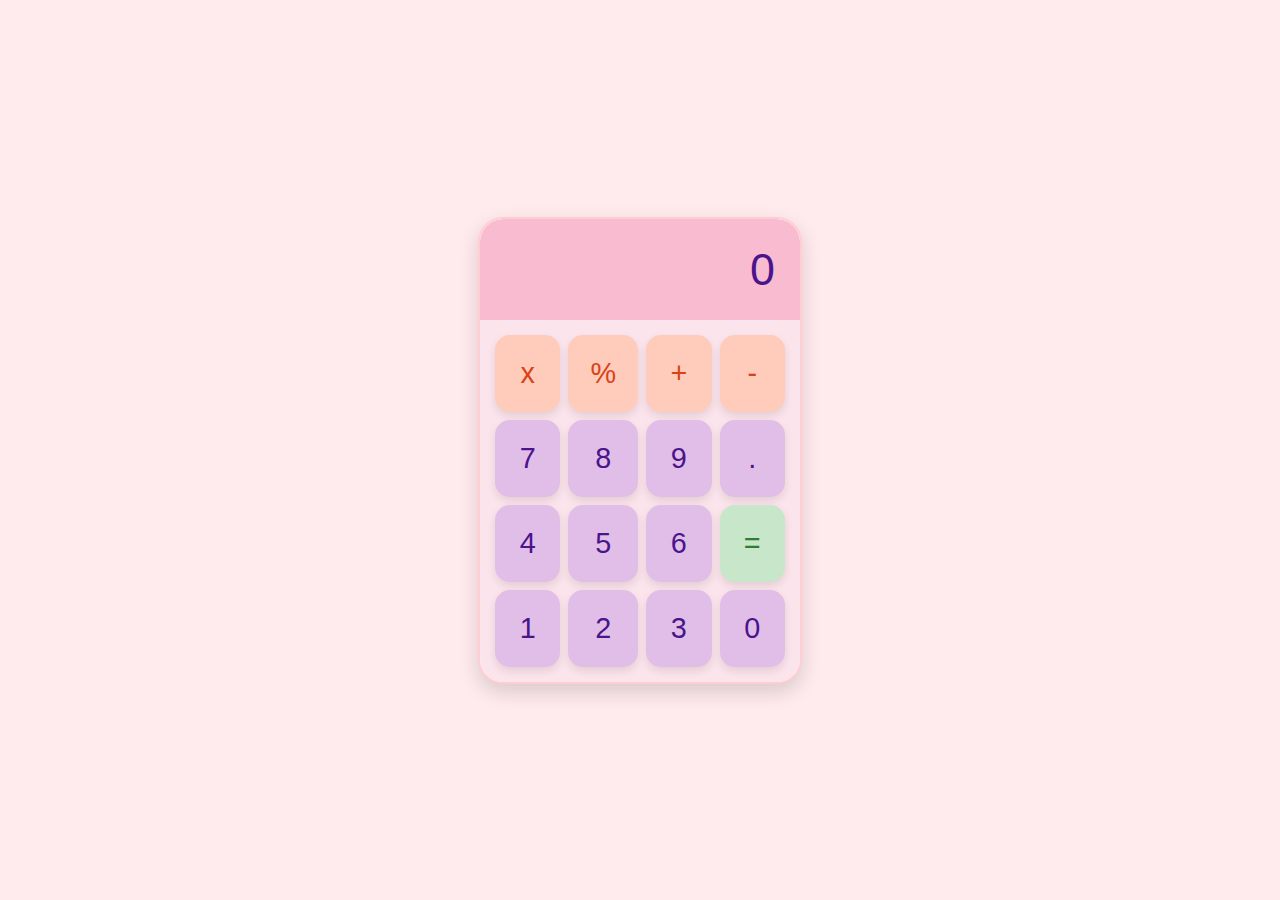
<file: Calculadora/index.html>
<!DOCTYPE html>
<html lang="pt-BR">
<head>
    <meta charset="UTF-8">
    <meta name="viewport" content="width=device-width, initial-scale=1.0">
    <title>Calculadora da Juju</title>
    <style>
        body {
            font-family: 'Comic Sans MS', cursive, sans-serif;
            display: flex;
            justify-content: center;
            align-items: center;
            min-height: 100vh;
            background-color: #ffebee;
            margin: 0;
        }

        .calculator {
            background-color: #ffffff;
            border-radius: 25px;
            box-shadow: 0 8px 20px rgba(0, 0, 0, 0.15);
            overflow: hidden;
            width: 320px;
            border: 2px solid #ffcdd2;
        }

        .display {
            background-color: #f8bbd0;
            color: #4a148c;
            font-size: 2.8em;
            padding: 25px;
            text-align: right;
            border-top-left-radius: 23px;
            border-top-right-radius: 23px;
            word-wrap: break-word;
            word-break: break-all;
        }

        .buttons {
            display: grid;
            grid-template-columns: repeat(4, 1fr);
            gap: 8px;
            background-color: #fce4ec;
            padding: 15px;
        }

        .button {
            background-color: #e1bee7;
            color: #4a148c;
            border: none;
            padding: 22px;
            font-size: 1.8em;
            cursor: pointer;
            transition: background-color 0.2s ease, transform 0.1s ease;
            text-align: center;
            border-radius: 15px;
            box-shadow: 0 4px 8px rgba(0, 0, 0, 0.1);
        }

        .button:hover {
            background-color: #ce93d8;
            transform: translateY(-2px);
        }

        .button:active {
            transform: translateY(0);
            box-shadow: 0 2px 4px rgba(0, 0, 0, 0.1);
        }

        .button.operator {
            background-color: #ffccbc;
            color: #d84315;
        }

        .button.operator:hover {
            background-color: #ffab91;
        }

        .button.equals {
            background-color: #c8e6c9;
            color: #2e7d32;
        }

        .button.equals:hover {
            background-color: #a5d6a7;
        }

        .button.clear {
            background-color: #ffcdd2;
            color: #c62828;
        }

        .button.clear:hover {
            background-color: #ef9a9a;
        }
    </style>
</head>
<body>
    <div class="calculator">
        <div class="display" id="display">0</div>
        <div class="buttons">
            <button class="button operator" onclick="appendToDisplay('x')">x</button>
            <button class="button operator" onclick="appendToDisplay('%')">%</button>
            <button class="button operator" onclick="appendToDisplay('+')">+</button>
            <button class="button operator" onclick="appendToDisplay('-')">-</button>

            <button class="button" onclick="appendToDisplay('7')">7</button>
            <button class="button" onclick="appendToDisplay('8')">8</button>
            <button class="button" onclick="appendToDisplay('9')">9</button>
            <button class="button" onclick="appendToDisplay('.')">.</button>

            <button class="button" onclick="appendToDisplay('4')">4</button>
            <button class="button" onclick="appendToDisplay('5')">5</button>
            <button class="button" onclick="appendToDisplay('6')">6</button>
            <button class="button equals" onclick="calculateResult()">=</button>

            <button class="button" onclick="appendToDisplay('1')">1</button>
            <button class="button" onclick="appendToDisplay('2')">2</button>
            <button class="button" onclick="appendToDisplay('3')">3</button>
            <button class="button" onclick="appendToDisplay('0')">0</button>
        </div>
    </div>

    <script src="script.js"></script>
</body>
</html>
</file>
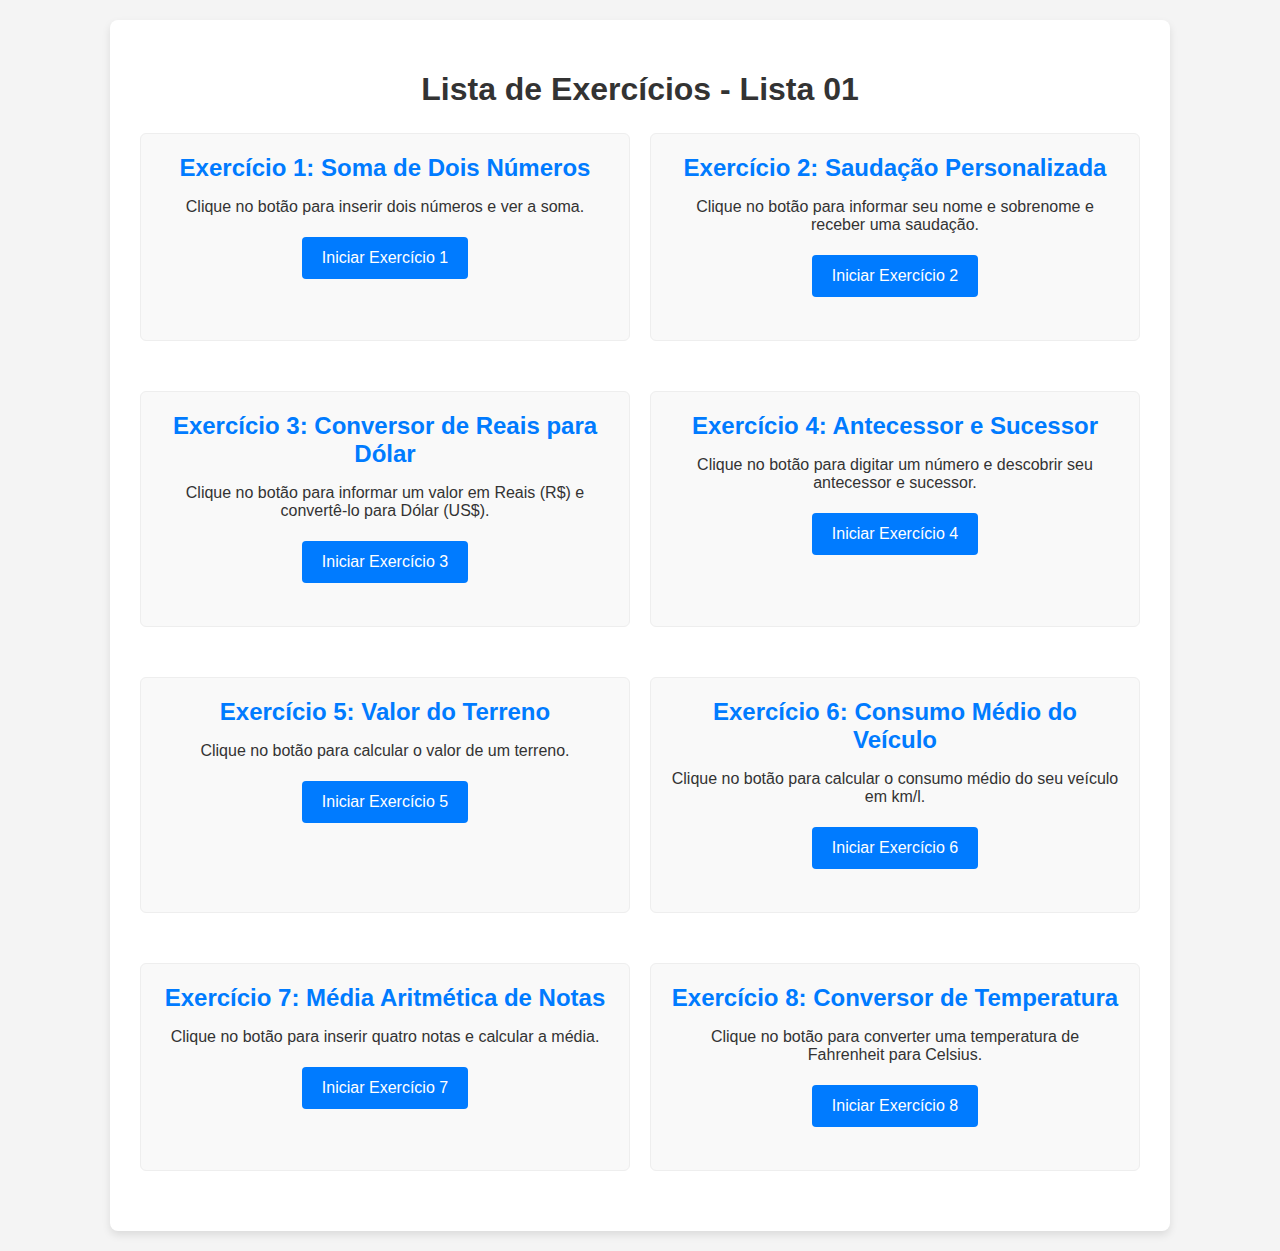
<file: Ex.1/index.html>
<!DOCTYPE html>
<html lang="pt-BR">
<head>
    <meta charset="UTF-8">
    <meta name="viewport" content="width=device-width, initial-scale=1.0">
    <title>Lista de Exercícios - Lista 01</title>
    <style>
        body {
            font-family: Arial, sans-serif;
            display: flex;
            flex-direction: column;
            align-items: center;
            justify-content: center;
            min-height: 100vh;
            margin: 0;
            background-color: #f4f4f4;
            color: #333;
            padding: 20px;
            box-sizing: border-box;
        }
        .container {
            background-color: #fff;
            padding: 30px;
            border-radius: 8px;
            box-shadow: 0 4px 8px rgba(0, 0, 0, 0.1);
            text-align: center;
            width: 100%;
            max-width: 1000px; 
        }
        h1 {
            color: #333;
            margin-bottom: 25px;
        }
        
        .exercises-grid {
            display: flex; 
            flex-wrap: wrap; 
            justify-content: center; 
            gap: 20px; 
        }
        .exercise-section {
            flex: 1 1 calc(50% - 20px); 
            min-width: 300px; 
            margin-bottom: 30px; 
            padding: 20px;
            border: 1px solid #eee;
            border-radius: 6px;
            background-color: #f9f9f9;
            box-sizing: border-box; 
        }
        .exercise-section h2 {
            color: #007bff;
            margin-top: 0;
            margin-bottom: 15px;
        }
        button {
            background-color: #007bff;
            color: white;
            padding: 12px 20px;
            border: none;
            border-radius: 4px;
            cursor: pointer;
            font-size: 16px;
            transition: background-color 0.3s ease;
            margin: 5px;
        }
        button:hover {
            background-color: #0056b3;
        }
        #resultadoSoma, #saudacao, #resultadoConversao, #resultadoAntecessorSucessor, #resultadoValorTerreno, #resultadoConsumoMedio, #resultadoMediaNotas, #resultadoConversaoTemperatura {
            margin-top: 15px;
            font-size: 18px;
            font-weight: bold;
        }
        #resultadoSoma {
            color: #28a745;
        }
        #saudacao {
            color: #17a2b8;
        }
        #resultadoConversao {
            color: #ffc107;
        }
        #resultadoAntecessorSucessor {
            color: #6f42c1;
        }
        #resultadoValorTerreno {
            color: #fd7e14;
        }
        #resultadoConsumoMedio {
            color: #023bf8;
        }
        #resultadoMediaNotas {
            color: #ff0505;
        }
        #resultadoConversaoTemperatura {
            color: #f83da1; 
        }
        .error {
            color: #dc3545;
        }
        
        @media (max-width: 768px) {
            .exercise-section {
                flex: 1 1 100%;
            }
        }
    </style>
</head>
<body>
    <div class="container">
        <h1>Lista de Exercícios - Lista 01</h1>

        <div class="exercises-grid">
            <div class="exercise-section">
                <h2>Exercício 1: Soma de Dois Números</h2>
                <p>Clique no botão para inserir dois números e ver a soma.</p>
                <button onclick="exercicio1_somarNumeros()">Iniciar Exercício 1</button>
                <p id="resultadoSoma"></p>
            </div>

            <div class="exercise-section">
                <h2>Exercício 2: Saudação Personalizada</h2>
                <p>Clique no botão para informar seu nome e sobrenome e receber uma saudação.</p>
                <button onclick="exercicio2_obterNomeESaudar()">Iniciar Exercício 2</button>
                <p id="saudacao"></p>
            </div>

            <div class="exercise-section">
                <h2>Exercício 3: Conversor de Reais para Dólar</h2>
                <p>Clique no botão para informar um valor em Reais (R$) e convertê-lo para Dólar (US$).</p>
                <button onclick="exercicio3_converterReaisParaDolar()">Iniciar Exercício 3</button>
                <p id="resultadoConversao"></p>
            </div>

            <div class="exercise-section">
                <h2>Exercício 4: Antecessor e Sucessor</h2>
                <p>Clique no botão para digitar um número e descobrir seu antecessor e sucessor.</p>
                <button onclick="exercicio4_antecessorSucessor()">Iniciar Exercício 4</button>
                <p id="resultadoAntecessorSucessor"></p>
            </div>

            <div class="exercise-section">
                <h2>Exercício 5: Valor do Terreno</h2>
                <p>Clique no botão para calcular o valor de um terreno.</p>
                <button onclick="exercicio5_calcularValorTerreno()">Iniciar Exercício 5</button>
                <p id="resultadoValorTerreno"></p>
            </div>

            <div class="exercise-section">
                <h2>Exercício 6: Consumo Médio do Veículo</h2>
                <p>Clique no botão para calcular o consumo médio do seu veículo em km/l.</p>
                <button onclick="exercicio6_calcularConsumoMedio()">Iniciar Exercício 6</button>
                <p id="resultadoConsumoMedio"></p>
            </div>

            <div class="exercise-section">
                <h2>Exercício 7: Média Aritmética de Notas</h2>
                <p>Clique no botão para inserir quatro notas e calcular a média.</p>
                <button onclick="exercicio7_calcularMediaNotas()">Iniciar Exercício 7</button>
                <p id="resultadoMediaNotas"></p>
            </div>

            <div class="exercise-section">
                <h2>Exercício 8: Conversor de Temperatura</h2>
                <p>Clique no botão para converter uma temperatura de Fahrenheit para Celsius.</p>
                <button onclick="exercicio8_converterFahrenheitParaCelsius()">Iniciar Exercício 8</button>
                <p id="resultadoConversaoTemperatura"></p>
            </div>
        </div>
    </div>

    <script src="script.js"></script>
</body>
</html>
</file>
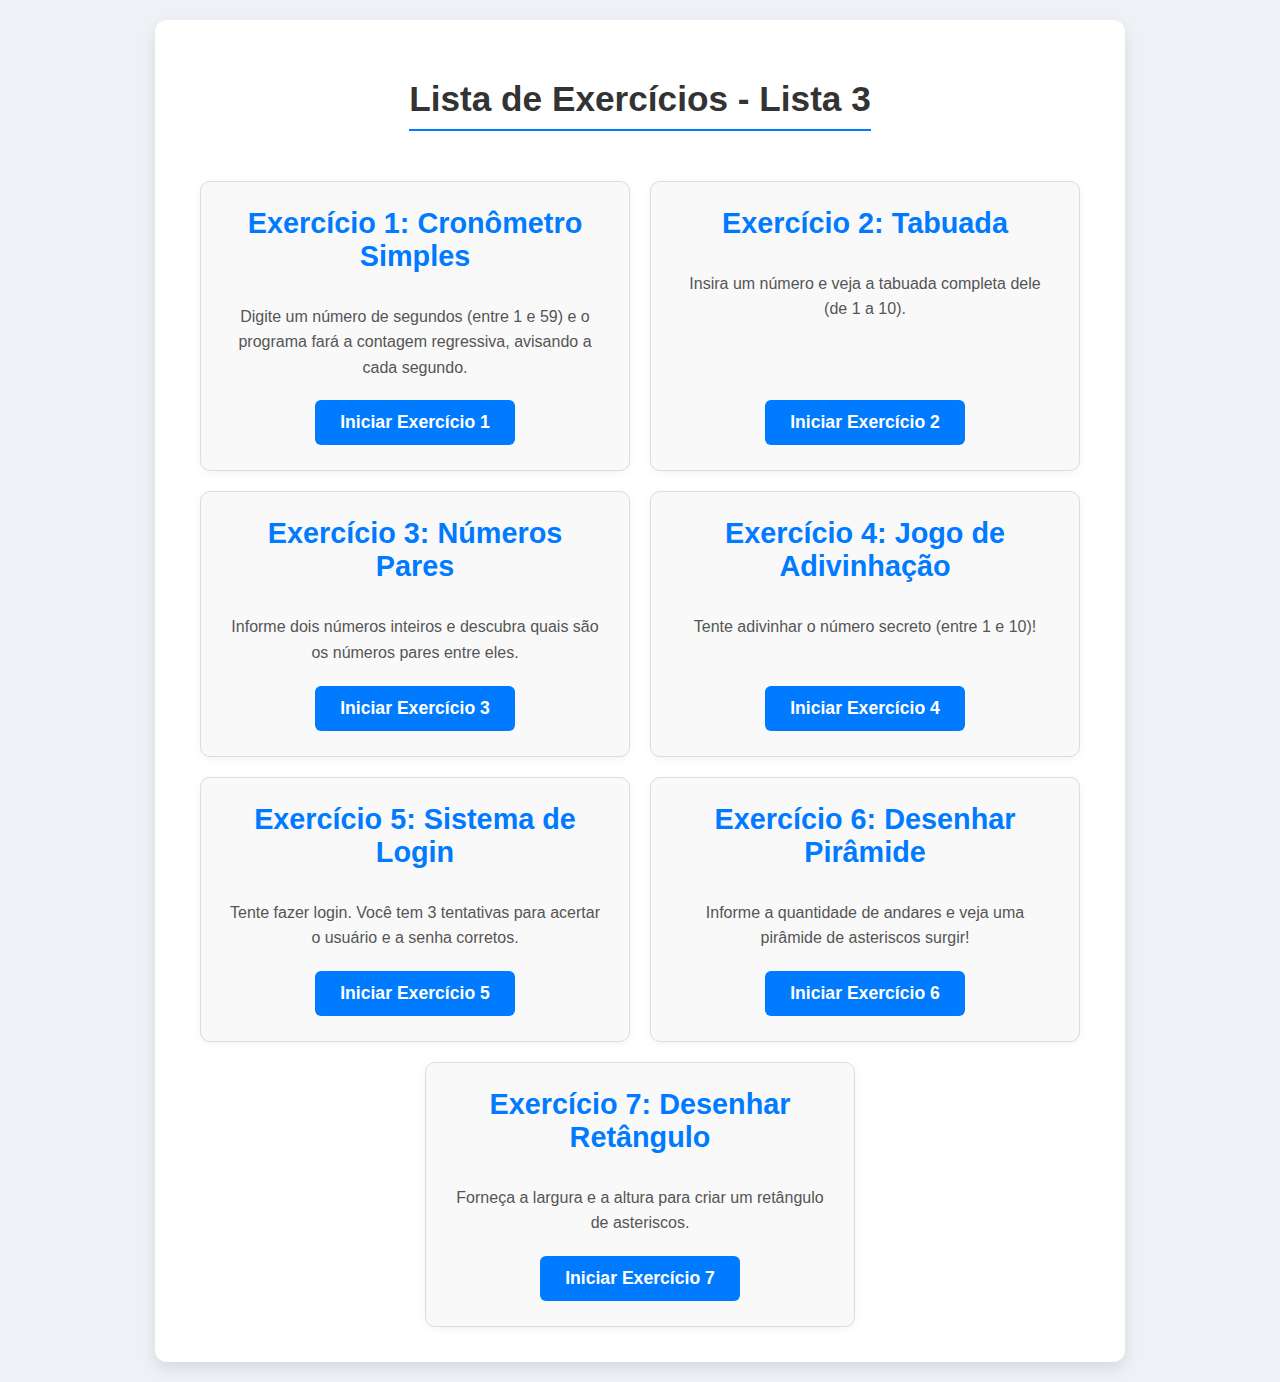
<file: Ex.3/index.html>
<!DOCTYPE html>
<html lang="en">
<head>
    <meta charset="UTF-8">
    <meta name="viewport" content="width=device-width, initial-scale=1.0">
    <title>Document</title>
</head> 
<style>

body {
    font-family: 'Segoe UI', Tahoma, Geneva, Verdana, sans-serif;
    display: flex;
    justify-content: center;
    align-items: flex-start; /* Alinha no topo da página */
    min-height: 100vh;
    background-color: #eef2f7;
    margin: 0;
    padding: 20px;
    box-sizing: border-box;
}
.container {
    background-color: #fff;
    padding: 35px;
    border-radius: 12px;
    box-shadow: 0 6px 15px rgba(0, 0, 0, 0.1);
    text-align: center;
    width: 100%;
    max-width: 900px; /* Mantido para acomodar futuros cards em 2 colunas */
}
h1 {
    color: #333;
    margin-bottom: 20px;
    font-size: 2.2em;
    border-bottom: 2px solid #007bff;
    padding-bottom: 10px;
    display: inline-block;
}
p {
    color: #555;
    line-height: 1.6;
    margin-bottom: 25px;
    text-align: center;
}

/* Estilo para o layout em grade (Flexbox) */
.exercicios-grid {
    display: flex; /* Habilita o Flexbox */
    flex-wrap: wrap; /* Permite que os itens quebrem para a próxima linha */
    gap: 20px; /* Espaçamento entre os cards */
    justify-content: center; /* Centraliza os cards */
    margin-top: 30px;
}

.exercicio-card {
    background-color: #f9f9f9;
    border: 1px solid #ddd;
    border-radius: 10px;
    padding: 25px;
    margin-bottom: 0; /* Remove a margem inferior para usar o gap do grid */
    box-shadow: 0 2px 8px rgba(0, 0, 0, 0.05);
    text-align: left;
    flex: 1 1 calc(50% - 20px); /* Ocupa cerca de 50% da largura, descontando o gap */
    max-width: calc(50% - 20px); /* Garante que não exceda 50% */
    min-width: 280px; /* Garante que os cards não fiquem muito pequenos */
    box-sizing: border-box; /* Inclui padding e border no cálculo da largura */
    display: flex; /* Usa flexbox para organizar o conteúdo dentro do card */
    flex-direction: column; /* Conteúdo em coluna */
    justify-content: space-between; /* Espaço entre título, parágrafo e botão */
}

@media (max-width: 768px) {
    .exercicio-card {
        flex: 1 1 100%; /* Em telas menores, ocupa 100% da largura */
        max-width: 100%;
    }
}


.exercicio-card h2 {
    color: #007bff;
    margin-top: 0;
    margin-bottom: 15px;
    font-size: 1.8em;
    text-align: center;
}
.exercicio-card p {
    margin-bottom: 20px;
    flex-grow: 1; /* Permite que o parágrafo cresça e o botão fique no final */
}
button {
    background-color: #007bff;
    color: white;
    padding: 12px 25px;
    border: none;
    border-radius: 6px;
    cursor: pointer;
    font-size: 1.1em;
    font-weight: bold;
    transition: background-color 0.3s ease, transform 0.2s ease;
    display: block;
    margin: 0 auto;
    width: fit-content; /* Ajusta a largura do botão ao seu conteúdo */
}
button:hover {
    background-color: #0056b3;
    transform: translateY(-2px);
}
button:active {
    transform: translateY(0);
}
</style>
<body>

    <div class="container">
        <h1>Lista de Exercícios - Lista 3</h1>

        <div class="exercicios-grid"> 
            <div class="exercicio-card">
                <h2>Exercício 1: Cronômetro Simples</h2>
                <p>Digite um número de segundos (entre 1 e 59) e o programa fará a contagem regressiva, avisando a cada segundo.</p>
                <button onclick="executarExercicio1Cronometro()">Iniciar Exercício 1</button> 
            </div>

            <div class="exercicio-card">
                <h2>Exercício 2: Tabuada</h2>
                <p>Insira um número e veja a tabuada completa dele (de 1 a 10).</p>
                <button onclick="executarExercicio2Tabuada()">Iniciar Exercício 2</button>
            </div>

            <div class="exercicio-card">
                <h2>Exercício 3: Números Pares</h2>
                <p>Informe dois números inteiros e descubra quais são os números pares entre eles.</p>
                <button onclick="executarExercicio3ParesIntervalo()">Iniciar Exercício 3</button>
            </div>

            <div class="exercicio-card">
                <h2>Exercício 4: Jogo de Adivinhação</h2>
                <p>Tente adivinhar o número secreto (entre 1 e 10)!</p>
                <button onclick="executarExercicio4Adivinhacao()">Iniciar Exercício 4</button>
            </div>

            <div class="exercicio-card">
                <h2>Exercício 5: Sistema de Login</h2>
                <p>Tente fazer login. Você tem 3 tentativas para acertar o usuário e a senha corretos.</p>
                <button onclick="executarExercicio5Login()">Iniciar Exercício 5</button>
            </div>

            <div class="exercicio-card">
                <h2>Exercício 6: Desenhar Pirâmide</h2>
                <p>Informe a quantidade de andares e veja uma pirâmide de asteriscos surgir!</p>
                <button onclick="executarExercicio6Piramide()">Iniciar Exercício 6</button>
            </div>

            <div class="exercicio-card">
                <h2>Exercício 7: Desenhar Retângulo</h2>
                <p>Forneça a largura e a altura para criar um retângulo de asteriscos.</p>
                <button onclick="executarExercicio7Retangulo()">Iniciar Exercício 7</button>
            </div>

            </div> 

    </div>
    <script src="script.js"></script>
</body>
</html>
</file>
